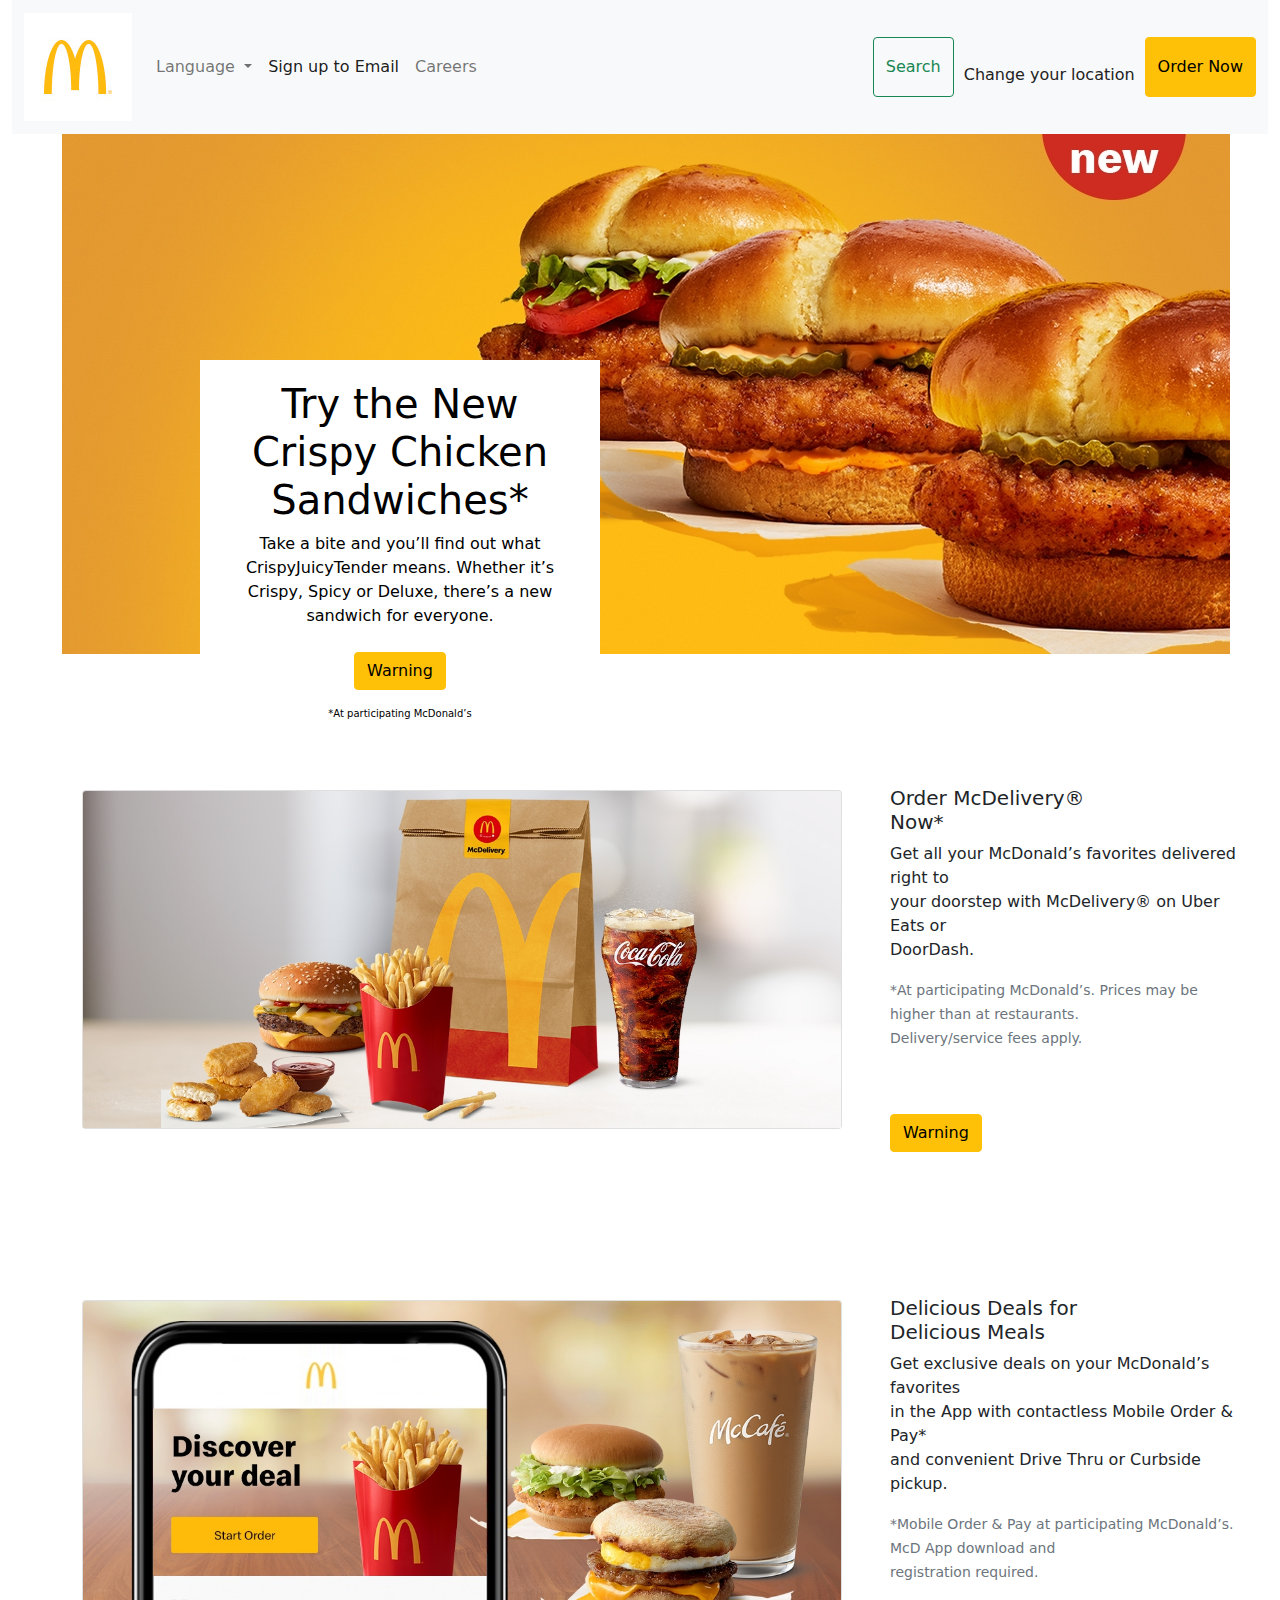
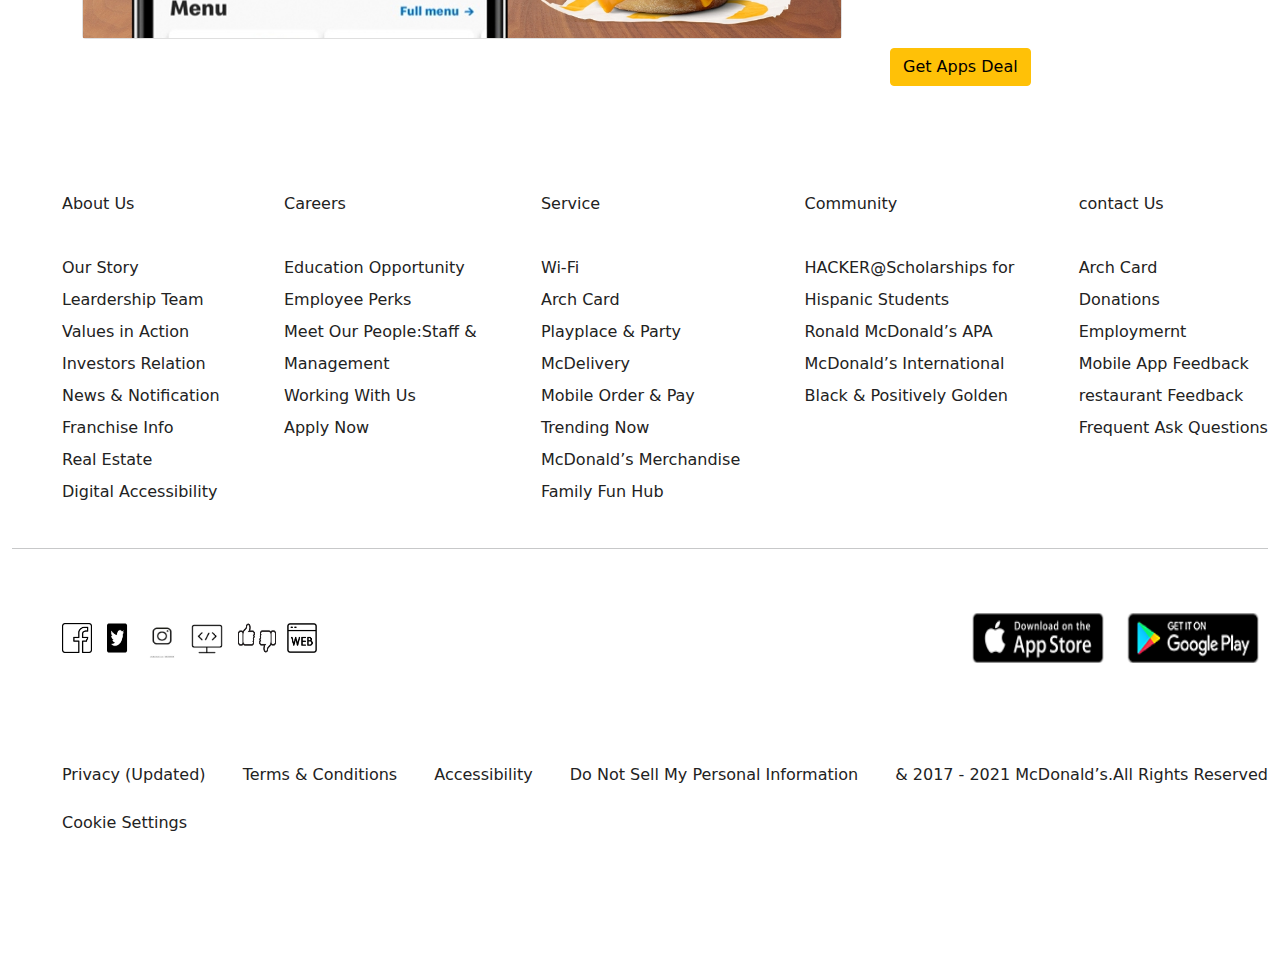
<file: index.html>
<!DOCTYPE html>
<html lang="en">

<head>
    <meta charset="UTF-8">
    <meta http-equiv="X-UA-Compatible" content="IE=edge">
    <meta name="viewport" content="width=device-width, initial-scale=1.0">
    <link rel="stylesheet" href="/css/bootstrap.min.css">
    <title>Document</title>
</head>

<body>

    <div class="container-fluid" style="">
        <nav class="navbar navbar-expand-lg navbar-light bg-light">
            <div class="container-fluid">
                <a class="navbar-brand" href="#"><img src="/image/logo.jpg" alt=""></a>
                <button class="navbar-toggler" type="button" data-bs-toggle="collapse" data-bs-target="#navbarScroll" aria-controls="navbarScroll" aria-expanded="false" aria-label="Toggle navigation">
                <span class="navbar-toggler-icon"></span>
              </button>
                <div class="collapse navbar-collapse" id="navbarScroll">
                    <ul class="navbar-nav me-auto my-2 my-lg-0 navbar-nav-scroll" style="--bs-scroll-height: 100px;">
                        <li class="nav-item dropdown">
                            <a class="nav-link dropdown-toggle" href="#" id="navbarScrollingDropdown" role="button" data-bs-toggle="dropdown" aria-expanded="false">
                                Language 
                            </a>
                            <ul class="dropdown-menu" aria-labelledby="navbarScrollingDropdown">
                                <li><a class="dropdown-item" href="#">English</a></li>
                                <li><a class="dropdown-item" href="#">Espanol</a></li>
                                <li>
                                    <hr class="dropdown-divider">
                                </li>
                                <li><a class="dropdown-item" href="#">French</a></li>
                            </ul>
                        </li>

                        <li class="nav-item">
                            <a class="nav-link active" aria-current="page" href="#">Sign up to Email</a>
                        </li>
                        <li class="nav-item">
                            <a class="nav-link" href="#">Careers</a>
                        </li>

                        <li class="nav-item">
                            <a class="nav-link disabled" href="#" tabindex="-1" aria-disabled="true"></a>
                        </li>
                    </ul>
                    <form class="d-flex" style="text-decoration: none;color: #222;">
                        <!-- <input class="form-control me-2" type="search" placeholder="Search" aria-label="Search"> -->
                        <button class="btn btn-outline-success" type="submit">Search</button>
                        <li class="nav-item" style="list-style: none;padding:10px;">
                            <a class=" nav-link " href="# " style="text-decoration: none;color: #222; list-style:none; "></a>Change your location</a>
                        </li>
                        <button type=" button " class="btn btn-warning ">Order Now</button>

                    </form>

                </div>

            </div>

        </nav>




        <!-- <img src="/image/img1.jpg" alt="" style="padding-left: 100px;"> -->
        <div class="slide" style="margin-left: 50px;">
            <div class="img" style=" position: absolut; right: 30px;display: block;">
                <img src=" /image/img1.jpg " alt=" ">
            </div>
            <div class="text " style=" width: 400px;padding: 20px;text-align: center; position: absolute; left: 200px;top: 40%; color: #000; background-color: #fff; height: 400px; ">
                <h1>Try the New <br>Crispy Chicken <br>Sandwiches*</h1>
                <p>Take a bite and you’ll find out what
                    <br>CrispyJuicyTender means. Whether it’s
                    <br>Crispy, Spicy or Deluxe, there’s a new <br>sandwich for everyone.
                    <br><br> <button type=" button " class="btn btn-warning ">Warning</button>
                </p>
                <p style="font-size: 10px; ">*At participating McDonald’s</p>
            </div>
        </div>

        <div class="row mt-3 " style="margin-left: 50px; ">
            <div class="col-lg-4 " style="width: 800px;padding: 20px;margin-top: 100px; ">
                <div class="card ">
                    <img src="/image/img2.jpg " class="card-img-top " alt="... ">

                </div>
            </div>
            <div class="col-lg-4 ">
                <div class="card-body ">
                    <p class="card-text " style="margin-top: 100px;margin-left: 0px; ">
                        <h5 class="card-title ">Order McDelivery® <br>Now*</h5>
                        <p class="card-text ">Get all your McDonald’s favorites delivered right to
                            <br>your doorstep with McDelivery® on Uber Eats or
                            <br>DoorDash. </p>
                        <p class="card-text "><small class="text-muted ">*At participating McDonald’s. Prices may be higher than at restaurants. 
                            <br>Delivery/service fees apply.</small></p>
                        <br><br> <button type=" button " class="btn btn-warning ">Warning</button></p>
                </div>
            </div>
        </div>


        <div class="row mt-3 " style="margin-left: 50px; ">
            <div class=" col-lg-4 " style="width: 800px;padding: 20px;margin-top: 80px; ">
                <div class="card ">
                    <img src="/image/img3.jpg " class="card-img-top " alt="... ">

                </div>
            </div>
            <div class="col-lg-4 ">
                <div class="card-body ">
                    <p class="card-text " style="margin-top: 80px;margin-left: 50px; ">
                        <h5 class="card-title ">Delicious Deals for <br>Delicious Meals</h5>
                        <p class="card-text ">Get exclusive deals on your McDonald’s favorites
                            <br>in the App with contactless Mobile Order & Pay*
                            <br>and convenient Drive Thru or Curbside pickup. </p>
                        <p class="card-text "><small class="text-muted ">*Mobile Order & Pay at participating McDonald’s. McD App download and 
                            <br>registration required.
                        </small></p>
                        <br><br> <button type=" button " class="btn btn-warning ">Get Apps Deal</button></p>
                </div>
            </div>
        </div>

        <div class="footer " style="display:flex; justify-content:space-between;margin-top: 70px;margin-left: 50px;text-decoration: none;line-height: 2.0; ">
            <div class="about " style="text-decoration: none;color: #222; ">
                <a href="# " style="text-decoration: none;color: #222; ">About Us</a> <br><br>
                <a href=" # " style="text-decoration: none;color: #222; ">Our Story</a> <br>
                <a href="# " style="text-decoration: none;color: #222; ">Leardership Team</a> <br>
                <a href="# " style="text-decoration: none;color: #222; ">Values in Action</a> <br>
                <a href="# " style="text-decoration: none;color: #222; ">Investors Relation</a> <br>
                <a href="# " style="text-decoration: none;color: #222; ">News & Notification</a> <br>
                <a href="# " style="text-decoration: none;color: #222; ">Franchise Info</a> <br>
                <a href="# " style="text-decoration: none;color: #222; ">Real Estate</a> <br>
                <a href="# " style="text-decoration: none;color: #222; ">Digital Accessibility</a> <br>

            </div>
            <div class="careers ">
                <a href="# " style="text-decoration: none;color: #222; ">Careers</a> <br><br>
                <a href="# " style="text-decoration: none;color: #222; ">Education Opportunity</a> <br>
                <a href="# " style="text-decoration: none;color: #222; ">Employee Perks</a> <br>
                <a href="# " style="text-decoration: none;color: #222; ">Meet Our People:Staff &</a> <br>
                <a href="# " style="text-decoration: none;color: #222; ">Management</a> <br>
                <a href="# " style="text-decoration: none;color: #222; ">Working With Us</a> <br>
                <a href="# " style="text-decoration: none;color: #222; ">Apply Now</a> <br>
            </div>
            <div class="service ">
                <a href="# " style="text-decoration: none;color: #222; ">Service</a> <br><br>
                <a href="# " style="text-decoration: none;color: #222; ">Wi-Fi</a> <br>
                <a href="# " style="text-decoration: none;color: #222; ">Arch Card</a> <br>
                <a href="# " style="text-decoration: none;color: #222; ">Playplace & Party</a> <br>
                <a href="# " style="text-decoration: none;color: #222; ">McDelivery</a> <br>
                <a href="# " style="text-decoration: none;color: #222; ">Mobile Order & Pay</a> <br>
                <a href="# " style="text-decoration: none;color: #222; ">Trending Now</a> <br>
                <a href="# " style="text-decoration: none;color: #222; ">McDonald’s Merchandise</a> <br>
                <a href="# " style="text-decoration: none;color: #222; ">Family Fun Hub</a> <br>
            </div>
            <div class="community ">
                <a href="# " style="text-decoration: none;color: #222; ">Community</a> <br><br>
                <a href="# " style="text-decoration: none;color: #222; ">HACKER@Scholarships for</a> <br>
                <a href="# " style="text-decoration: none;color: #222; ">Hispanic Students</a> <br>
                <a href="# " style="text-decoration: none;color: #222; ">Ronald McDonald’s APA</a> <br>
                <a href="# " style="text-decoration: none;color: #222; ">McDonald’s International</a> <br>
                <a href="# " style="text-decoration: none;color: #222; ">Black & Positively Golden</a> <br>

            </div>
            <div class="contact ">
                <a href="# " style="text-decoration: none;color: #222; ">contact Us</a> <br><br>
                <a href="# " style="text-decoration: none;color: #222; ">Arch Card</a> <br>
                <a href="# " style="text-decoration: none;color: #222; ">Donations</a> <br>
                <a href="# " style="text-decoration: none;color: #222; ">Employmernt</a> <br>
                <a href="# " style="text-decoration: none;color: #222; ">Mobile App Feedback</a> <br>
                <a href="# " style="text-decoration: none;color: #222; ">restaurant Feedback</a> <br>
                <a href="# " style="text-decoration: none;color: #222; ">Frequent Ask Questions</a> <br>
            </div>
        </div>
        <br>
        <hr><br><br>
        <div class="footer-img" style="display: flex;justify-content: space-between;margin-left: 50px;">
            <div class="social-img">
                <img src="/image/fbk.png" style="height: 30px;width: 30px;" alt="">
                <img src="/image/twitter.png" style="height: 30px;width: 40px;" alt="">
                <img src="/image/insta.jpg" style="height: 40px;width: 40px;" alt="">
                <img src="/image/img33.png" style="height: 40px;width: 40px;" alt="">
                <img src="/image/img44.png" style="height: 50px;width: 50px;" alt="">
                <img src="/image/img55.png" style="height: 30px;width: 30px;" alt="">
            </div>
            <div class="google-img">
                <img src="/image/img4.png" style="height: 50px;width: 150px;" alt="">
                <img src="/image/img5.png" style="height: 50px;width: 150px;" alt="">

            </div>
        </div>
        <div class="footer-inner" style="display:flex;height: 300px; justify-content:space-between;margin-left: 50px;padding-top: 100px;">
            <div class=" privacy ">
                <a href="# " style="text-decoration: none;color: #222; ">Privacy (Updated)</a><br><br>
                <a href=" # " style="text-decoration: none;color: #222; ">Cookie Settings</a><br>
            </div>
            <div class="terms ">
                <a href="# " style="text-decoration: none;color: #222; ">Terms & Conditions</a><br>

            </div>
            <div class="acces ">
                <a href="# " style="text-decoration: none;color: #222; ">Accessibility</a><br>

            </div>
            <div class="do-not ">
                <a href="# " style="text-decoration: none;color: #222; ">Do Not Sell My Personal Information</a><br>

            </div>
            <div class="copy ">
                <a href="# " style="text-decoration: none;color: #222; ">& 2017 - 2021 McDonald’s.All Rights Reserved</a><br>
            </div>
        </div>



    </div>
    </div>












    <script src="/js/popper.min.js "></script>
    <script src="/js/bootstrap.min.js "></script>
</body>

</html>
</file>
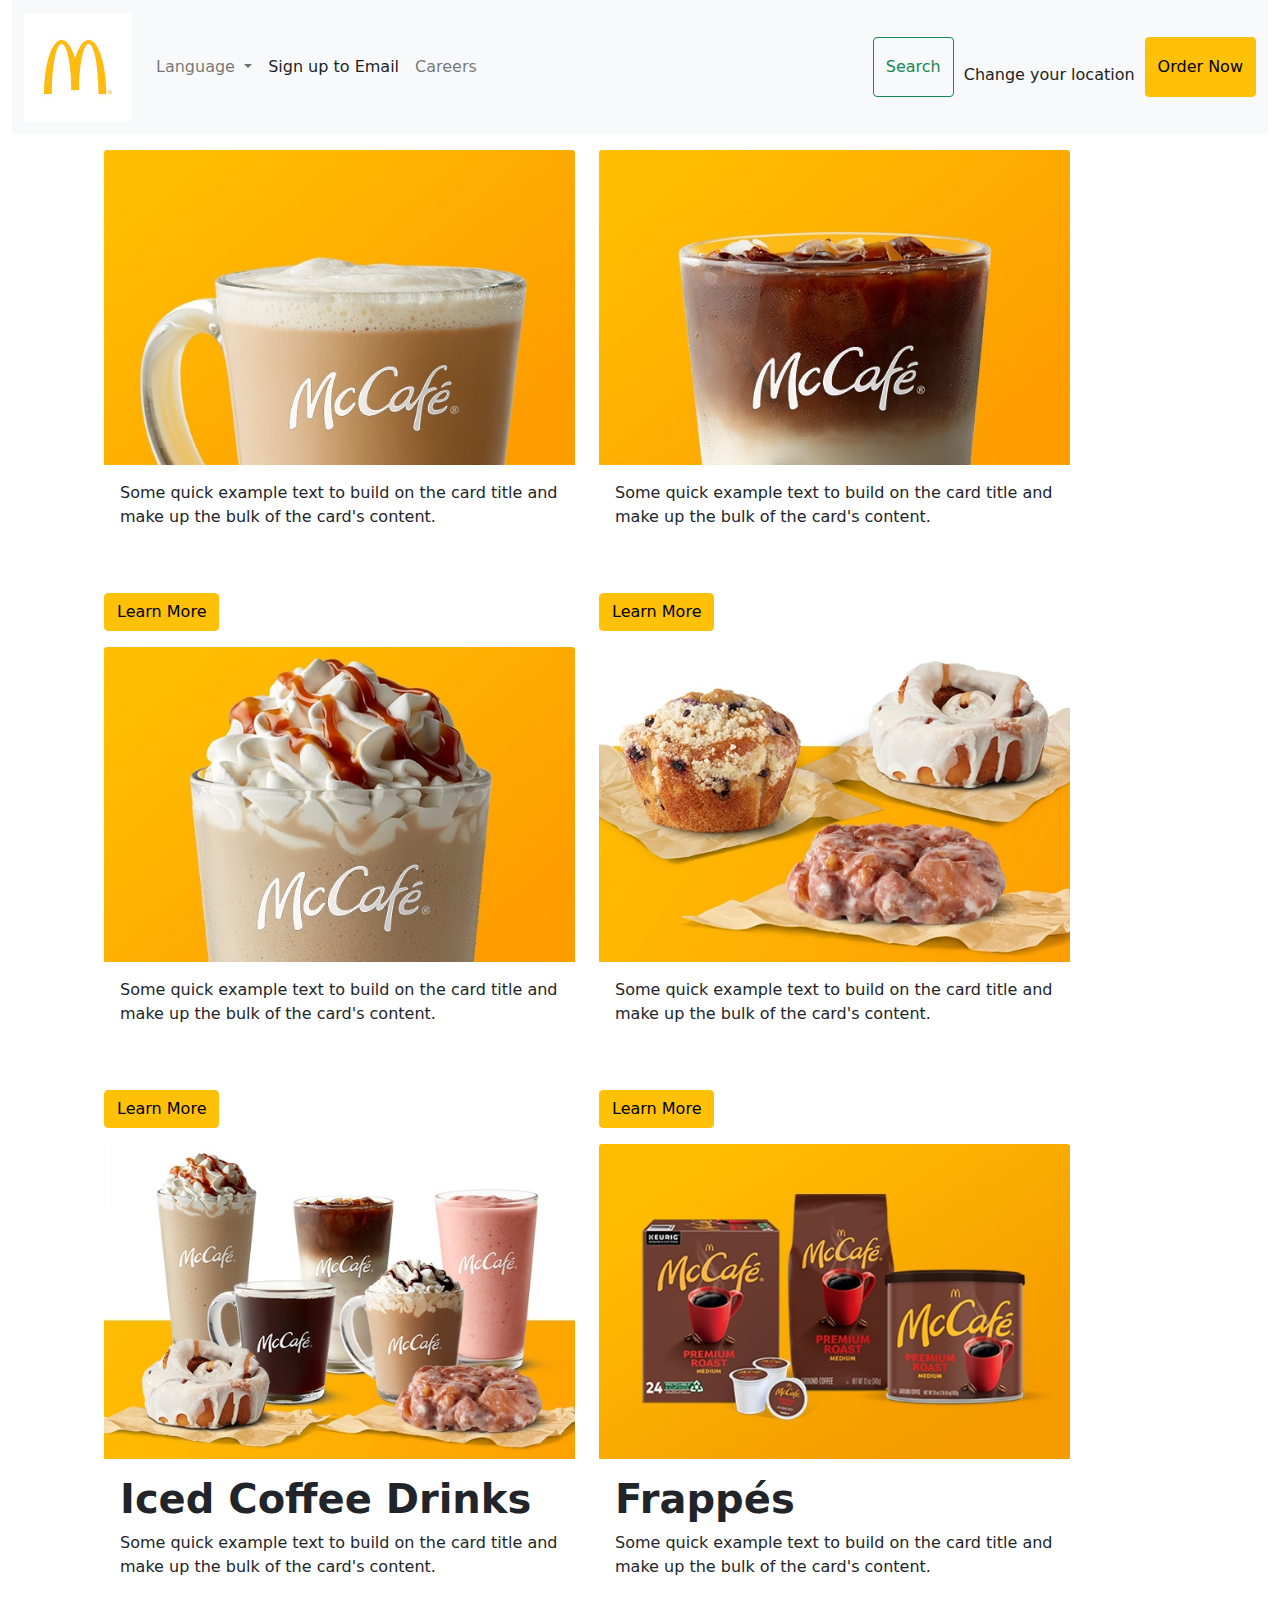
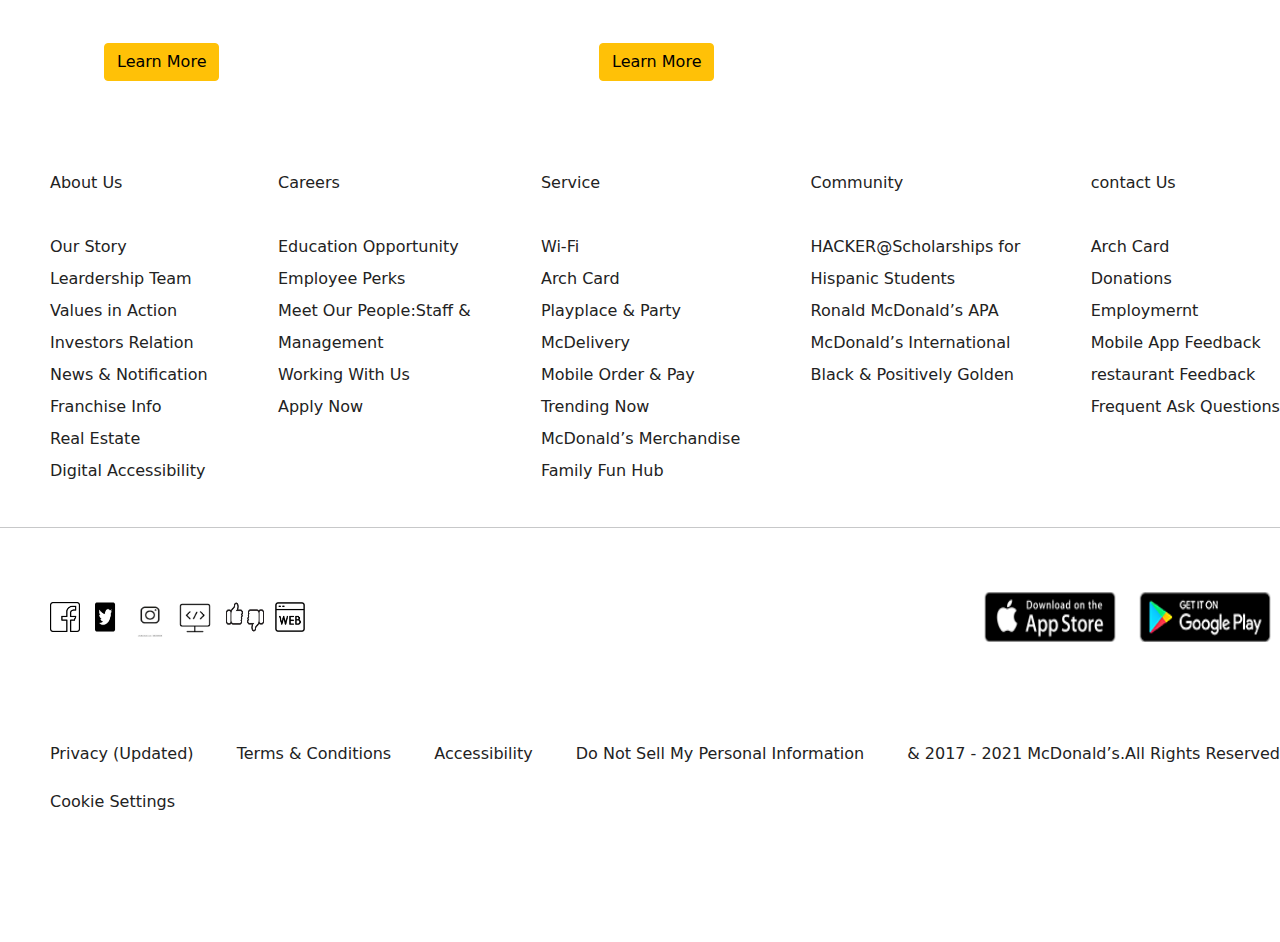
<file: page2.html>
<!DOCTYPE html>
<html lang="en">

<head>
    <meta charset="UTF-8">
    <meta http-equiv="X-UA-Compatible" content="IE=edge">
    <meta name="viewport" content="width=device-width, initial-scale=1.0">
    <link rel="stylesheet" href="/css/bootstrap.min.css">


    <title>Page2</title>
</head>

<body>
    <div class="container-fluid" style="">
        <nav class="navbar navbar-expand-lg navbar-light bg-light">
            <div class="container-fluid">
                <a class="navbar-brand" href="#"><img src="/image/logo.jpg" alt=""></a>
                <button class="navbar-toggler" type="button" data-bs-toggle="collapse" data-bs-target="#navbarScroll" aria-controls="navbarScroll" aria-expanded="false" aria-label="Toggle navigation">
                <span class="navbar-toggler-icon"></span>
              </button>
                <div class="collapse navbar-collapse" id="navbarScroll">
                    <ul class="navbar-nav me-auto my-2 my-lg-0 navbar-nav-scroll" style="--bs-scroll-height: 100px;">
                        <li class="nav-item dropdown">
                            <a class="nav-link dropdown-toggle" href="#" id="navbarScrollingDropdown" role="button" data-bs-toggle="dropdown" aria-expanded="false">
                                Language 
                            </a>
                            <ul class="dropdown-menu" aria-labelledby="navbarScrollingDropdown">
                                <li><a class="dropdown-item" href="#">English</a></li>
                                <li><a class="dropdown-item" href="#">Espanol</a></li>
                                <li>
                                    <hr class="dropdown-divider">
                                </li>
                                <li><a class="dropdown-item" href="#">French</a></li>
                            </ul>
                        </li>

                        <li class="nav-item">
                            <a class="nav-link active" aria-current="page" href="#">Sign up to Email</a>
                        </li>
                        <li class="nav-item">
                            <a class="nav-link" href="#">Careers</a>
                        </li>

                        <li class="nav-item">
                            <a class="nav-link disabled" href="#" tabindex="-1" aria-disabled="true"></a>
                        </li>
                    </ul>
                    <form class="d-flex" style="text-decoration: none;color: #222;">
                        <!-- <input class="form-control me-2" type="search" placeholder="Search" aria-label="Search"> -->
                        <button class="btn btn-outline-success" type="submit">Search</button>
                        <li class="nav-item" style="list-style: none;padding:10px;">
                            <a class=" nav-link " href="# " style="text-decoration: none;color: #222; list-style:none; "></a>Change your location</a>
                        </li>
                        <button type=" button " class="btn btn-warning ">Order Now</button>

                    </form>

                </div>

            </div>

        </nav>







        <div class="row mt-3" style="margin-left: 80px;">

            <div class="col-lg-5" style="border: none;outline: none;">
                <div class="card" style="border: none;outline: none;">
                    <img src="/image/page2-img4.jpg " class="card-img-top " alt="... ">
                    <div class="card-body">
                        <p class="card-text">Some quick example text to build on the card title and make up the bulk of the card's content.</p>
                    </div>
                </div>
                <br><br> <button type="button" class="btn btn-warning">Learn More</button></p>

            </div>
            <div class="col-lg-5" style="border: none;outline: none;">
                <div class=" card" style="border: none;outline: none;">
                    <img src="/image/page2-img5.jpg" class="card-img-top" alt="... ">
                    <div class="card-body ">
                        <p class="card-text ">Some quick example text to build on the card title and make up the bulk of the card's content.</p>
                    </div>
                </div>
                <br><br> <button type=" button " class="btn btn-warning ">Learn More</button></p>

            </div>
            <div class="col-lg-5" style="border: none;outline: none;">
                <div class=" card" style="border: none;outline: none;">
                    <img src="/image/page2-img6.jpg" class="card-img-top" alt="... ">
                    <div class="card-body ">
                        <p class="card-text ">Some quick example text to build on the card title and make up the bulk of the card's content.</p>
                    </div>
                </div>
                <br><br> <button type=" button " class="btn btn-warning ">Learn More</button></p>

            </div>
            <div class="col-lg-5" style="border: none;outline: none;">
                <div class="card" style="border: none;outline: none;">
                    <img src="/image/page2-img7.jpg" class="card-img-top" alt="... ">
                    <div class="card-body ">
                        <p class="card-text ">Some quick example text to build on the card title and make up the bulk of the card's content.</p>
                    </div>
                </div>
                <br><br> <button type=" button " class="btn btn-warning ">Learn More</button></p>

            </div>
            <div class="col-lg-5" style="border: none;outline: none;">
                <div class="card" style="border: none;outline: none;">
                    <img src="/image/page2-img8.jpg " class="card-img-top " alt="... ">
                    <div class="card-body ">
                        <h5 class="card-title" style="font-size: 40px;font-weight: 900;">Iced Coffee Drinks
                        </h5>
                        <p class="card-text ">Some quick example text to build on the card title and make up the bulk of the card's content.</p>
                    </div>

                </div>
                <br><br> <button type=" button " class="btn btn-warning ">Learn More</button></p>

            </div>
            <div class="col-lg-5" style="border: none;outline: none;">
                <div class="card" style="border: none;outline: none;">
                    <img src="/image/page2-img9.jpg " class="card-img-top " alt="... ">
                    <div class="card-body ">
                        <h5 class="card-title" style="font-size: 40px;font-weight: 900;">Frappés
                        </h5>

                        <p class="card-text ">Some quick example text to build on the card title and make up the bulk of the card's content.</p>
                    </div>
                </div>
                <br><br> <button type=" button " class="btn btn-warning ">Learn More</button></p>

            </div>
        </div>
    </div>

    <div class="footer " style="display:flex; justify-content:space-between;margin-top: 70px;margin-left: 50px;text-decoration: none;line-height: 2.0; ">
        <div class="about " style="text-decoration: none;color: #222; ">
            <a href="# " style="text-decoration: none;color: #222; ">About Us</a> <br><br>
            <a href=" # " style="text-decoration: none;color: #222; ">Our Story</a> <br>
            <a href="# " style="text-decoration: none;color: #222; ">Leardership Team</a> <br>
            <a href="# " style="text-decoration: none;color: #222; ">Values in Action</a> <br>
            <a href="# " style="text-decoration: none;color: #222; ">Investors Relation</a> <br>
            <a href="# " style="text-decoration: none;color: #222; ">News & Notification</a> <br>
            <a href="# " style="text-decoration: none;color: #222; ">Franchise Info</a> <br>
            <a href="# " style="text-decoration: none;color: #222; ">Real Estate</a> <br>
            <a href="# " style="text-decoration: none;color: #222; ">Digital Accessibility</a> <br>

        </div>
        <div class="careers ">
            <a href="# " style="text-decoration: none;color: #222; ">Careers</a> <br><br>
            <a href="# " style="text-decoration: none;color: #222; ">Education Opportunity</a> <br>
            <a href="# " style="text-decoration: none;color: #222; ">Employee Perks</a> <br>
            <a href="# " style="text-decoration: none;color: #222; ">Meet Our People:Staff &</a> <br>
            <a href="# " style="text-decoration: none;color: #222; ">Management</a> <br>
            <a href="# " style="text-decoration: none;color: #222; ">Working With Us</a> <br>
            <a href="# " style="text-decoration: none;color: #222; ">Apply Now</a> <br>
        </div>
        <div class="service ">
            <a href="# " style="text-decoration: none;color: #222; ">Service</a> <br><br>
            <a href="# " style="text-decoration: none;color: #222; ">Wi-Fi</a> <br>
            <a href="# " style="text-decoration: none;color: #222; ">Arch Card</a> <br>
            <a href="# " style="text-decoration: none;color: #222; ">Playplace & Party</a> <br>
            <a href="# " style="text-decoration: none;color: #222; ">McDelivery</a> <br>
            <a href="# " style="text-decoration: none;color: #222; ">Mobile Order & Pay</a> <br>
            <a href="# " style="text-decoration: none;color: #222; ">Trending Now</a> <br>
            <a href="# " style="text-decoration: none;color: #222; ">McDonald’s Merchandise</a> <br>
            <a href="# " style="text-decoration: none;color: #222; ">Family Fun Hub</a> <br>
        </div>
        <div class="community ">
            <a href="# " style="text-decoration: none;color: #222; ">Community</a> <br><br>
            <a href="# " style="text-decoration: none;color: #222; ">HACKER@Scholarships for</a> <br>
            <a href="# " style="text-decoration: none;color: #222; ">Hispanic Students</a> <br>
            <a href="# " style="text-decoration: none;color: #222; ">Ronald McDonald’s APA</a> <br>
            <a href="# " style="text-decoration: none;color: #222; ">McDonald’s International</a> <br>
            <a href="# " style="text-decoration: none;color: #222; ">Black & Positively Golden</a> <br>

        </div>
        <div class="contact ">
            <a href="# " style="text-decoration: none;color: #222; ">contact Us</a> <br><br>
            <a href="# " style="text-decoration: none;color: #222; ">Arch Card</a> <br>
            <a href="# " style="text-decoration: none;color: #222; ">Donations</a> <br>
            <a href="# " style="text-decoration: none;color: #222; ">Employmernt</a> <br>
            <a href="# " style="text-decoration: none;color: #222; ">Mobile App Feedback</a> <br>
            <a href="# " style="text-decoration: none;color: #222; ">restaurant Feedback</a> <br>
            <a href="# " style="text-decoration: none;color: #222; ">Frequent Ask Questions</a> <br>
        </div>
    </div>
    <br>
    <hr><br><br>
    <div class="footer-img " style="display: flex;justify-content: space-between;margin-left: 50px; ">
        <div class="social-img ">
            <img src="/image/fbk.png " style="height: 30px;width: 30px; " alt=" ">
            <img src="/image/twitter.png " style="height: 30px;width: 40px; " alt=" ">
            <img src="/image/insta.jpg " style="height: 40px;width: 40px; " alt=" ">
            <img src="/image/img33.png " style="height: 40px;width: 40px; " alt=" ">
            <img src="/image/img44.png " style="height: 50px;width: 50px; " alt=" ">
            <img src="/image/img55.png " style="height: 30px;width: 30px; " alt=" ">
        </div>
        <div class="google-img ">
            <img src="/image/img4.png " style="height: 50px;width: 150px; " alt=" ">
            <img src="/image/img5.png " style="height: 50px;width: 150px; " alt=" ">

        </div>
    </div>
    <div class="footer-inner " style="display:flex;height: 300px; justify-content:space-between;margin-left: 50px;padding-top: 100px; ">
        <div class=" privacy ">
            <a href="# " style="text-decoration: none;color: #222; ">Privacy (Updated)</a><br><br>
            <a href=" # " style="text-decoration: none;color: #222; ">Cookie Settings</a><br>
        </div>
        <div class="terms ">
            <a href="# " style="text-decoration: none;color: #222; ">Terms & Conditions</a><br>

        </div>
        <div class="acces ">
            <a href="# " style="text-decoration: none;color: #222; ">Accessibility</a><br>

        </div>
        <div class="do-not ">
            <a href="# " style="text-decoration: none;color: #222; ">Do Not Sell My Personal Information</a><br>

        </div>
        <div class="copy ">
            <a href="# " style="text-decoration: none;color: #222; ">& 2017 - 2021 McDonald’s.All Rights Reserved</a><br>
        </div>
    </div>



    <script src="/js/popper.min.js "></script>
    <script src="/js/bootstrap.min.js "></script>
</body>

</html>
</file>
